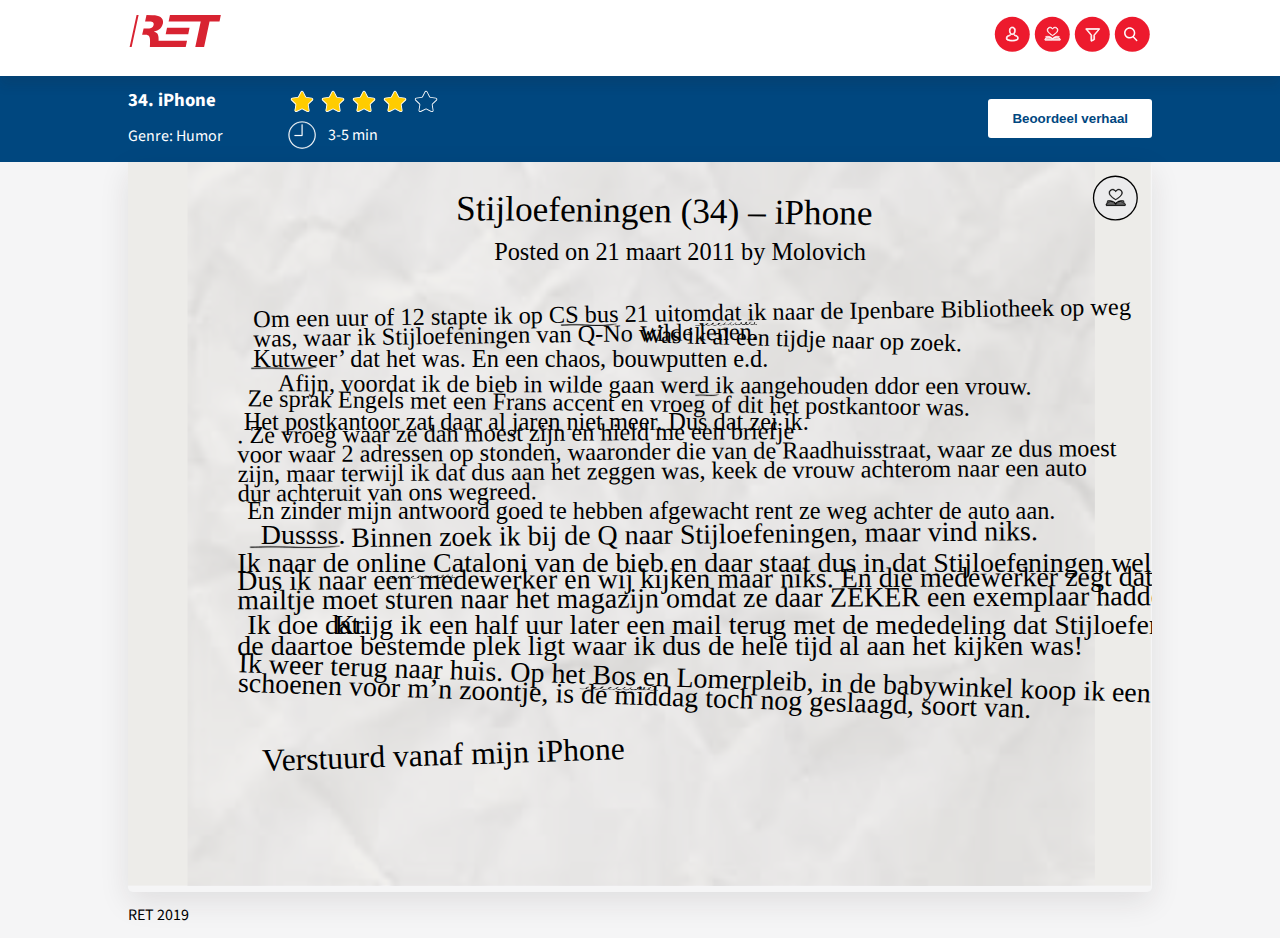
<file: 34_iPhone.html>
<!DOCTYPE html>
<html lang="nl">

<head>
    <meta charset="UTF-8">
    <title>RET verhalen</title>
    <meta name="viewport" content="width=device-width, initial-scale=1.0">
    <link rel="stylesheet" href="style.css">
    <link href="https://fonts.googleapis.com/css?family=Source+Sans+Pro" rel="stylesheet">
    <link rel="stylesheet" href="https://cdnjs.cloudflare.com/ajax/libs/font-awesome/4.7.0/css/font-awesome.min.css">
</head>

<body>
    <header>
        <nav>
            <ul>
                <li>
                    <button id="loginButton">
                        <img src="images/profiel.svg" alt="Profiel">
                    </button>
                </li>
                <li>
                    <a href="leeslijst.html">
                        <img src="images/leeslijst.svg" alt="Leeslijst">
                    </a>
                </li>
                <li>
                    <a href="index.html">
                        <img src="images/logo.svg" alt="RET logo">
                    </a>
                </li>
                <li>
                    <button id="filterButton">
                        <img src="images/filter.svg" alt="Filter">
                    </button>
                </li>
                <li>
                    <button id="searchButton">
                        <img src="images/search%20(2).svg" alt="Zoekknop">
                    </button>
                </li>
            </ul>
        </nav>
        <!-- Login -->
        <section class="header-section" id="login">
            <form action="">
                <legend>Gebruikersnaam</legend>
                <input type="text" placeholder="Gebruikersnaam">
                <legend>Wachtwoord</legend>
                <input type="password" placeholder="Wachtwoord">
                <input type="submit" value="Inloggen">
                <a href="">Wachtwoord vergeten</a>
                <a href="">Registreren</a>
            </form>
        </section>
        <!-- filter -->
        <section class="header-section" id="filter">
            <form action="">
                <fieldset>
                    <legend class="title-line">Filter op:
                        <i class="fa fa-times" id="closeFilter"></i></legend>
                    <!-- Genres -->
                    <fieldset>
                        <legend>Genre</legend>
                        <label class="checkbox"><input type="checkbox" name="checkbox" value="Genre">Liefde</label>
                        <label class="checkbox"><input type="checkbox" name="checkbox" value="Genre">Fantasy</label>
                        <label class="checkbox"><input type="checkbox" name="checkbox" value="Genre">Thrillers</label>
                        <label class="checkbox"><input type="checkbox" name="checkbox" value="Genre">Horror</label>
                        <label class="checkbox"><input type="checkbox" name="checkbox" value="Genre">Humor</label>
                    </fieldset>
                    <!-- Leesduur -->
                    <fieldset>
                        <legend>Leesduur</legend>
                    </fieldset>
                    <div id="sliderContainer">
                        <input type="range" name="leesduurInput" id="leesduurInput" min="0" max="10" value="0" class="slider">
                        <output name="leesduurOutput" id="leesDuurOutput"></output> 0 minuten</div>
                    <!-- Sorteer op -->
                    <fieldset>
                        <legend class="title-line">Sorteer op:</legend>
                        <input type="radio" name="sorteerOptie" id="rating" checked>
                        <label for="rating">Beste beoordeling</label>
                        <input type="radio" name="sorteerOptie" id="titles">
                        <label for="titles">Titels A-Z</label>
                        <input type="radio" name="sorteerOptie" id="story">
                        <label for="story">Verhaal 1-99</label>
                    </fieldset>
                </fieldset>
                <input type="submit" value="Toon resultaten">
            </form>
        </section>
        <!-- Einde filter -->
        <!-- zoekbalk -->
        <section class="header-section" id="search">
            <form action="">
                <i class="fa fa-times" id="closeSearch"></i>
                <input type="search" placeholder="Welk verhaal zoek je?" name="search">
                <button type="submit" id="submitSearch"><img src="images/search%20(2).svg" alt="Zoek knop"></button>
            </form>
        </section>
    </header>
    <section id="verhaalInfo">
        <footer>
            <span id="details-detailpagina">
            <span class="verhaal-footer-container" id="first-part">
                    <h3>34. iPhone</h3>
                    <p>Genre: Humor</p>
            </span>
            <span class="verhaal-footer-container">
                     <span id="starsWidth">
                           <img  src="images/star%20colored_white.svg" alt="Beoordeling ster">
                            <img  src="images/star%20colored_white.svg" alt="Beoordeling ster">
                            <img  src="images/star%20colored_white.svg" alt="Beoordeling ster">
                            <img  src="images/star%20colored_white.svg" alt="Beoordeling ster">
                            <img src="images/star%20empty_white.svg" alt="Beoordeling ster leeg">
                    </span>
            <p id="reading-duration">
                <img src="images/time_white.svg" alt=""> 3-5 min
            </p>
            </span>
            </span>
            <span class="verhaal-footer-container" id="beoordeel-verhaal">
                <button data-modal-target="#modal" id="review-button">Beoordeel verhaal</button>
                <!-- Modal code: https://www.youtube.com/watch?v=MBaw_6cPmAw -->
                <div class="modal active" id="modal">
                    <div id="modal-header">
                    <div class="title">Beoordeel 34. iPhone</div>
                    <i data-reviewclose-button class="fa fa-times" id="closeReview"></i>
                    </div>
                    <div class="modal-body">
                     <div class="container">
                     <!-- sterren rating bron: https://codepen.io/knyttneve/pen/EBNqPN-->
  <div class="feedback">
    <div class="rating">
      <input type="radio" name="rating" id="rating-5">
      <label for="rating-5"></label>
      <input type="radio" name="rating" id="rating-4">
      <label for="rating-4"></label>
      <input type="radio" name="rating" id="rating-3">
      <label for="rating-3"></label>
      <input type="radio" name="rating" id="rating-2">
      <label for="rating-2"></label>
      <input type="radio" name="rating" id="rating-1">
      <label for="rating-1"></label>
      <div class="emoji-wrapper">
        <div class="emoji">
          <svg class="rating-0" xmlns="http://www.w3.org/2000/svg" viewBox="0 0 512 512">
          <circle cx="256" cy="256" r="256" fill="#ffd93b"/>
          <path d="M512 256c0 141.44-114.64 256-256 256-80.48 0-152.32-37.12-199.28-95.28 43.92 35.52 99.84 56.72 160.72 56.72 141.36 0 256-114.56 256-256 0-60.88-21.2-116.8-56.72-160.72C474.8 103.68 512 175.52 512 256z" fill="#f4c534"/>
          <ellipse transform="scale(-1) rotate(31.21 715.433 -595.455)" cx="166.318" cy="199.829" rx="56.146" ry="56.13" fill="#fff"/>
          <ellipse transform="rotate(-148.804 180.87 175.82)" cx="180.871" cy="175.822" rx="28.048" ry="28.08" fill="#3e4347"/>
          <ellipse transform="rotate(-113.778 194.434 165.995)" cx="194.433" cy="165.993" rx="8.016" ry="5.296" fill="#5a5f63"/>
          <ellipse transform="scale(-1) rotate(31.21 715.397 -1237.664)" cx="345.695" cy="199.819" rx="56.146" ry="56.13" fill="#fff"/>
          <ellipse transform="rotate(-148.804 360.25 175.837)" cx="360.252" cy="175.84" rx="28.048" ry="28.08" fill="#3e4347"/>
          <ellipse transform="scale(-1) rotate(66.227 254.508 -573.138)" cx="373.794" cy="165.987" rx="8.016" ry="5.296" fill="#5a5f63"/>
          <path d="M370.56 344.4c0 7.696-6.224 13.92-13.92 13.92H155.36c-7.616 0-13.92-6.224-13.92-13.92s6.304-13.92 13.92-13.92h201.296c7.696.016 13.904 6.224 13.904 13.92z" fill="#3e4347"/>
        </svg>
          <svg class="rating-1" xmlns="http://www.w3.org/2000/svg" viewBox="0 0 512 512">
          <circle cx="256" cy="256" r="256" fill="#ffd93b"/>
          <path d="M512 256A256 256 0 0 1 56.7 416.7a256 256 0 0 0 360-360c58.1 47 95.3 118.8 95.3 199.3z" fill="#f4c534"/>
          <path d="M328.4 428a92.8 92.8 0 0 0-145-.1 6.8 6.8 0 0 1-12-5.8 86.6 86.6 0 0 1 84.5-69 86.6 86.6 0 0 1 84.7 69.8c1.3 6.9-7.7 10.6-12.2 5.1z" fill="#3e4347"/>
          <path d="M269.2 222.3c5.3 62.8 52 113.9 104.8 113.9 52.3 0 90.8-51.1 85.6-113.9-2-25-10.8-47.9-23.7-66.7-4.1-6.1-12.2-8-18.5-4.2a111.8 111.8 0 0 1-60.1 16.2c-22.8 0-42.1-5.6-57.8-14.8-6.8-4-15.4-1.5-18.9 5.4-9 18.2-13.2 40.3-11.4 64.1z" fill="#f4c534"/>
          <path d="M357 189.5c25.8 0 47-7.1 63.7-18.7 10 14.6 17 32.1 18.7 51.6 4 49.6-26.1 89.7-67.5 89.7-41.6 0-78.4-40.1-82.5-89.7A95 95 0 0 1 298 174c16 9.7 35.6 15.5 59 15.5z" fill="#fff"/>
          <path d="M396.2 246.1a38.5 38.5 0 0 1-38.7 38.6 38.5 38.5 0 0 1-38.6-38.6 38.6 38.6 0 1 1 77.3 0z" fill="#3e4347"/>
          <path d="M380.4 241.1c-3.2 3.2-9.9 1.7-14.9-3.2-4.8-4.8-6.2-11.5-3-14.7 3.3-3.4 10-2 14.9 2.9 4.9 5 6.4 11.7 3 15z" fill="#fff"/>
          <path d="M242.8 222.3c-5.3 62.8-52 113.9-104.8 113.9-52.3 0-90.8-51.1-85.6-113.9 2-25 10.8-47.9 23.7-66.7 4.1-6.1 12.2-8 18.5-4.2 16.2 10.1 36.2 16.2 60.1 16.2 22.8 0 42.1-5.6 57.8-14.8 6.8-4 15.4-1.5 18.9 5.4 9 18.2 13.2 40.3 11.4 64.1z" fill="#f4c534"/>
          <path d="M155 189.5c-25.8 0-47-7.1-63.7-18.7-10 14.6-17 32.1-18.7 51.6-4 49.6 26.1 89.7 67.5 89.7 41.6 0 78.4-40.1 82.5-89.7A95 95 0 0 0 214 174c-16 9.7-35.6 15.5-59 15.5z" fill="#fff"/>
          <path d="M115.8 246.1a38.5 38.5 0 0 0 38.7 38.6 38.5 38.5 0 0 0 38.6-38.6 38.6 38.6 0 1 0-77.3 0z" fill="#3e4347"/>
          <path d="M131.6 241.1c3.2 3.2 9.9 1.7 14.9-3.2 4.8-4.8 6.2-11.5 3-14.7-3.3-3.4-10-2-14.9 2.9-4.9 5-6.4 11.7-3 15z" fill="#fff"/>
        </svg>
          <svg class="rating-2" xmlns="http://www.w3.org/2000/svg" viewBox="0 0 512 512">
          <circle cx="256" cy="256" r="256" fill="#ffd93b"/>
          <path d="M512 256A256 256 0 0 1 56.7 416.7a256 256 0 0 0 360-360c58.1 47 95.3 118.8 95.3 199.3z" fill="#f4c534"/>
          <path d="M336.6 403.2c-6.5 8-16 10-25.5 5.2a117.6 117.6 0 0 0-110.2 0c-9.4 4.9-19 3.3-25.6-4.6-6.5-7.7-4.7-21.1 8.4-28 45.1-24 99.5-24 144.6 0 13 7 14.8 19.7 8.3 27.4z" fill="#3e4347"/>
          <path d="M276.6 244.3a79.3 79.3 0 1 1 158.8 0 79.5 79.5 0 1 1-158.8 0z" fill="#fff"/>
          <circle cx="340" cy="260.4" r="36.2" fill="#3e4347"/>
          <g fill="#fff">
            <ellipse transform="rotate(-135 326.4 246.6)" cx="326.4" cy="246.6" rx="6.5" ry="10"/>
            <path d="M231.9 244.3a79.3 79.3 0 1 0-158.8 0 79.5 79.5 0 1 0 158.8 0z"/>
          </g>
          <circle cx="168.5" cy="260.4" r="36.2" fill="#3e4347"/>
          <ellipse transform="rotate(-135 182.1 246.7)" cx="182.1" cy="246.7" rx="10" ry="6.5" fill="#fff"/>
        </svg>
          <svg class="rating-3" xmlns="http://www.w3.org/2000/svg" viewBox="0 0 512 512">
    <circle cx="256" cy="256" r="256" fill="#ffd93b"/>
    <path d="M407.7 352.8a163.9 163.9 0 0 1-303.5 0c-2.3-5.5 1.5-12 7.5-13.2a780.8 780.8 0 0 1 288.4 0c6 1.2 9.9 7.7 7.6 13.2z" fill="#3e4347"/>
    <path d="M512 256A256 256 0 0 1 56.7 416.7a256 256 0 0 0 360-360c58.1 47 95.3 118.8 95.3 199.3z" fill="#f4c534"/>
    <g fill="#fff">
      <path d="M115.3 339c18.2 29.6 75.1 32.8 143.1 32.8 67.1 0 124.2-3.2 143.2-31.6l-1.5-.6a780.6 780.6 0 0 0-284.8-.6z"/>
      <ellipse cx="356.4" cy="205.3" rx="81.1" ry="81"/>
    </g>
    <ellipse cx="356.4" cy="205.3" rx="44.2" ry="44.2" fill="#3e4347"/>
    <g fill="#fff">
      <ellipse transform="scale(-1) rotate(45 454 -906)" cx="375.3" cy="188.1" rx="12" ry="8.1"/>
      <ellipse cx="155.6" cy="205.3" rx="81.1" ry="81"/>
    </g>
    <ellipse cx="155.6" cy="205.3" rx="44.2" ry="44.2" fill="#3e4347"/>
    <ellipse transform="scale(-1) rotate(45 454 -421.3)" cx="174.5" cy="188" rx="12" ry="8.1" fill="#fff"/>
  </svg>
          <svg class="rating-4" xmlns="http://www.w3.org/2000/svg" viewBox="0 0 512 512">
          <circle cx="256" cy="256" r="256" fill="#ffd93b"/>
          <path d="M512 256A256 256 0 0 1 56.7 416.7a256 256 0 0 0 360-360c58.1 47 95.3 118.8 95.3 199.3z" fill="#f4c534"/>
          <path d="M232.3 201.3c0 49.2-74.3 94.2-74.3 94.2s-74.4-45-74.4-94.2a38 38 0 0 1 74.4-11.1 38 38 0 0 1 74.3 11.1z" fill="#e24b4b"/>
          <path d="M96.1 173.3a37.7 37.7 0 0 0-12.4 28c0 49.2 74.3 94.2 74.3 94.2C80.2 229.8 95.6 175.2 96 173.3z" fill="#d03f3f"/>
          <path d="M215.2 200c-3.6 3-9.8 1-13.8-4.1-4.2-5.2-4.6-11.5-1.2-14.1 3.6-2.8 9.7-.7 13.9 4.4 4 5.2 4.6 11.4 1.1 13.8z" fill="#fff"/>
          <path d="M428.4 201.3c0 49.2-74.4 94.2-74.4 94.2s-74.3-45-74.3-94.2a38 38 0 0 1 74.4-11.1 38 38 0 0 1 74.3 11.1z" fill="#e24b4b"/>
          <path d="M292.2 173.3a37.7 37.7 0 0 0-12.4 28c0 49.2 74.3 94.2 74.3 94.2-77.8-65.7-62.4-120.3-61.9-122.2z" fill="#d03f3f"/>
          <path d="M411.3 200c-3.6 3-9.8 1-13.8-4.1-4.2-5.2-4.6-11.5-1.2-14.1 3.6-2.8 9.7-.7 13.9 4.4 4 5.2 4.6 11.4 1.1 13.8z" fill="#fff"/>
          <path d="M381.7 374.1c-30.2 35.9-75.3 64.4-125.7 64.4s-95.4-28.5-125.8-64.2a17.6 17.6 0 0 1 16.5-28.7 627.7 627.7 0 0 0 218.7-.1c16.2-2.7 27 16.1 16.3 28.6z" fill="#3e4347"/>
          <path d="M256 438.5c25.7 0 50-7.5 71.7-19.5-9-33.7-40.7-43.3-62.6-31.7-29.7 15.8-62.8-4.7-75.6 34.3 20.3 10.4 42.8 17 66.5 17z" fill="#e24b4b"/>
        </svg>
          <svg class="rating-5" xmlns="http://www.w3.org/2000/svg" viewBox="0 0 512 512">
          <g fill="#ffd93b">
            <circle cx="256" cy="256" r="256"/>
            <path d="M512 256A256 256 0 0 1 56.8 416.7a256 256 0 0 0 360-360c58 47 95.2 118.8 95.2 199.3z"/>
          </g>
          <path d="M512 99.4v165.1c0 11-8.9 19.9-19.7 19.9h-187c-13 0-23.5-10.5-23.5-23.5v-21.3c0-12.9-8.9-24.8-21.6-26.7-16.2-2.5-30 10-30 25.5V261c0 13-10.5 23.5-23.5 23.5h-187A19.7 19.7 0 0 1 0 264.7V99.4c0-10.9 8.8-19.7 19.7-19.7h472.6c10.8 0 19.7 8.7 19.7 19.7z" fill="#e9eff4"/>
          <path d="M204.6 138v88.2a23 23 0 0 1-23 23H58.2a23 23 0 0 1-23-23v-88.3a23 23 0 0 1 23-23h123.4a23 23 0 0 1 23 23z" fill="#45cbea"/>
          <path d="M476.9 138v88.2a23 23 0 0 1-23 23H330.3a23 23 0 0 1-23-23v-88.3a23 23 0 0 1 23-23h123.4a23 23 0 0 1 23 23z" fill="#e84d88"/>
          <g fill="#38c0dc">
            <path d="M95.2 114.9l-60 60v15.2l75.2-75.2zM123.3 114.9L35.1 203v23.2c0 1.8.3 3.7.7 5.4l116.8-116.7h-29.3z"/>
          </g>
          <g fill="#d23f77">
            <path d="M373.3 114.9l-66 66V196l81.3-81.2zM401.5 114.9l-94.1 94v17.3c0 3.5.8 6.8 2.2 9.8l121.1-121.1h-29.2z"/>
          </g>
          <path d="M329.5 395.2c0 44.7-33 81-73.4 81-40.7 0-73.5-36.3-73.5-81s32.8-81 73.5-81c40.5 0 73.4 36.3 73.4 81z" fill="#3e4347"/>
          <path d="M256 476.2a70 70 0 0 0 53.3-25.5 34.6 34.6 0 0 0-58-25 34.4 34.4 0 0 0-47.8 26 69.9 69.9 0 0 0 52.6 24.5z" fill="#e24b4b"/>
          <path d="M290.3 434.8c-1 3.4-5.8 5.2-11 3.9s-8.4-5.1-7.4-8.7c.8-3.3 5.7-5 10.7-3.8 5.1 1.4 8.5 5.3 7.7 8.6z" fill="#fff" opacity=".2"/>
        </svg>
        </div>
      </div>
    </div>
  </div>
</div>
                      <!-- <span>
                          <img src="images/star%20empty.svg" alt="Beoordeling ster leeg"><img src="images/star%20empty.svg" alt="Beoordeling ster leeg">
                            <img src="images/star%20empty.svg" alt="Beoordeling ster leeg">
                            <img src="images/star%20empty.svg" alt="Beoordeling ster leeg">
                            <img src="images/star%20empty.svg" alt="Beoordeling ster leeg">
                    </span>-->
            <input data-reviewsubmit-button type="submit" value="Bevestig">
            </div>
            </div>
            <div id="overlay" class="active"></div>
            </span>
        </footer>
    </section>
    <main>
        <article id="storyDetailed">
            <div id="likeButtonDiv" style="background-image: url(images/leeslijst_niet%20geselecteerd.svg);"></div>
            <img src="images/verhaal%20v2-03.svg" alt="">
        </article>
    </main>
    <footer id="bottom-footer">RET 2019</footer>
    <script src="script.js"></script>
</body>
<!-- Bronnen:
- RET logo: https://www.ret.nl/
- Verhaal afbeeldingen: HvA, 2e jaars klas 2018-2019, project: Web, blok 2.
- Beoordelingster:
-->

</html>
</file>
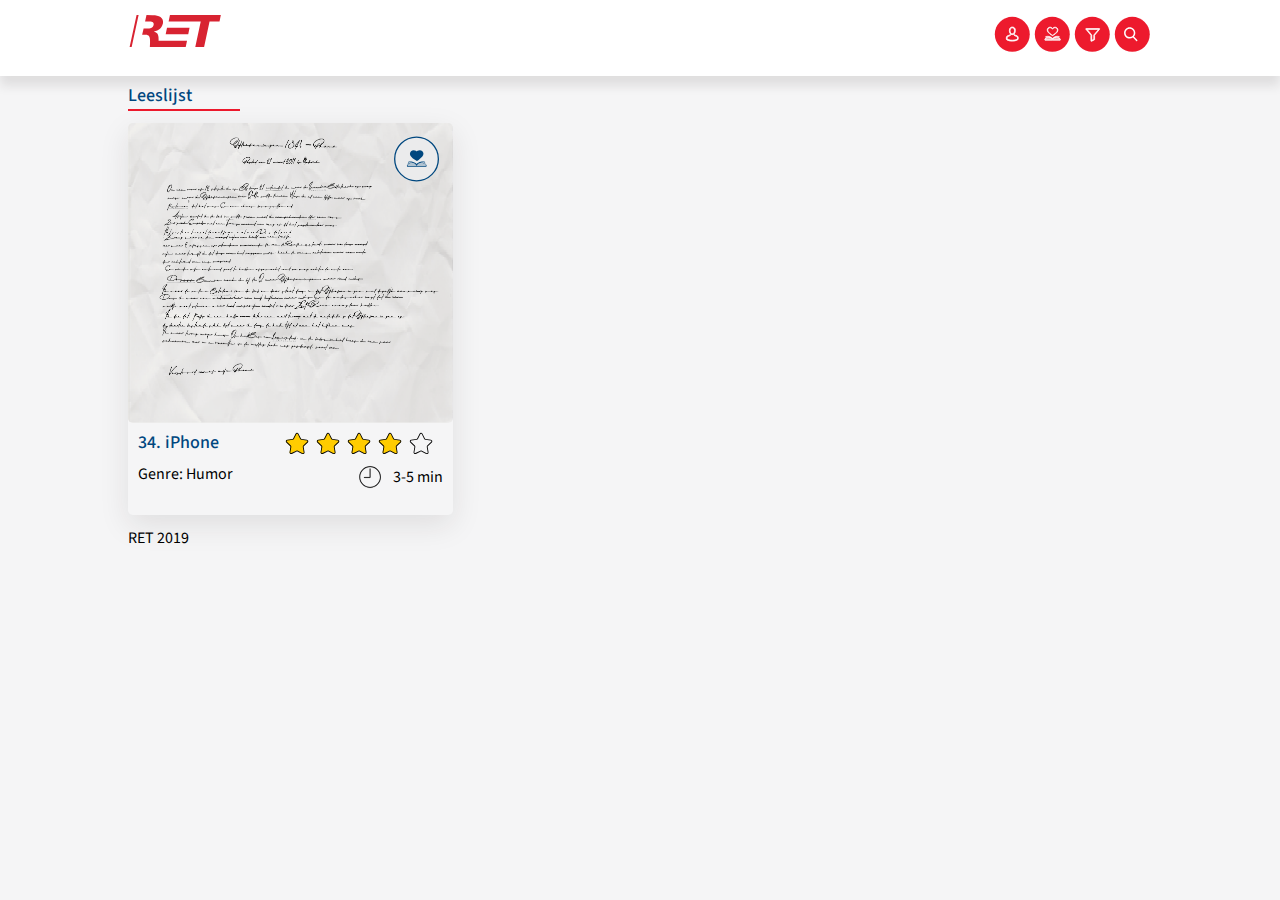
<file: leeslijst.html>
<!DOCTYPE html>
<html lang="nl">

<head>
    <meta charset="UTF-8">
    <title>RET verhalen</title>
    <meta name="viewport" content="width=device-width, initial-scale=1.0">
    <link rel="stylesheet" href="style.css">
    <link href="https://fonts.googleapis.com/css?family=Source+Sans+Pro" rel="stylesheet">
    <link rel="stylesheet" href="https://cdnjs.cloudflare.com/ajax/libs/font-awesome/4.7.0/css/font-awesome.min.css">
</head>

<body>
    <header>
        <nav>
            <ul>
                <li>
                    <button id="loginButton">
                        <img src="images/profiel.svg" alt="Profiel">
                    </button>
                </li>
                <li>
                    <a href="leeslijst.html">
                        <img src="images/leeslijst.svg" alt="Leeslijst">
                    </a>
                </li>
                <li>
                    <a href="index.html">
                        <img src="images/logo.svg" alt="RET logo">
                    </a>
                </li>
                <li>
                    <button id="filterButton">
                        <img src="images/filter.svg" alt="Filter">
                    </button>
                </li>
                <li>
                    <button id="searchButton">
                        <img src="images/search%20(2).svg" alt="Zoekknop">
                    </button>
                </li>
            </ul>
        </nav>
        <!-- Login -->
        <section class="header-section" id="login">
            <form action="">
                <legend>Gebruikersnaam</legend>
                <input type="text" placeholder="Gebruikersnaam">
                <legend>Wachtwoord</legend>
                <input type="password" placeholder="Wachtwoord">
                <input type="submit" value="Inloggen">
                <a href="">Wachtwoord vergeten</a>
                <a href="">Registreren</a>
            </form>
        </section>
        <!-- filter -->
        <section class="header-section" id="filter">
            <form action="">
                <fieldset>
                    <legend class="title-line">Filter op:
                        <i class="fa fa-times" id="closeFilter"></i></legend>
                    <!-- Genres -->
                    <fieldset>
                        <legend>Genre</legend>
                        <label class="checkbox"><input type="checkbox" name="checkbox" value="Genre">Liefde</label>
                        <label class="checkbox"><input type="checkbox" name="checkbox" value="Genre">Fantasy</label>
                        <label class="checkbox"><input type="checkbox" name="checkbox" value="Genre">Thrillers</label>
                        <label class="checkbox"><input type="checkbox" name="checkbox" value="Genre">Horror</label>
                        <label class="checkbox"><input type="checkbox" name="checkbox" value="Genre">Humor</label>
                    </fieldset>
                    <!-- Leesduur -->
                    <fieldset>
                        <legend>Leesduur</legend>
                    </fieldset>
                    <div id="slideContainer">
                        <input type="range" min="0" max="10" value="0" class="slider" id="myRange">
                        <!-- nummer moet zich aanpassen terwijl de gebruiker sleept -->
                        10 minuten</div>
                    <!-- Sorteer op -->
                    <fieldset>
                        <legend class="title-line">Sorteer op:</legend>
                        <input type="radio" name="sorteerOptie" id="rating" checked>
                        <label for="rating">Beste beoordeling</label>
                        <input type="radio" name="sorteerOptie" id="titles">
                        <label for="titles">Titels A-Z</label>
                        <input type="radio" name="sorteerOptie" id="story">
                        <label for="story">Verhaal 1-99</label>
                    </fieldset>
                </fieldset>
                <input type="submit" value="Toon resultaten">
            </form>
        </section>
        <!-- Einde filter -->
        <!-- zoekbalk -->
        <section class="header-section" id="search">
            <form action="">
                <i class="fa fa-times" id="closeSearch"></i>
                <input type="search" placeholder="Welk verhaal zoek je?" name="search">
                <button type="submit" id="submitSearch"><img src="images/search%20(2).svg" alt="Zoek knop"></button>
            </form>
        </section>
    </header>
    <main>
        <span>
            <h1>Leeslijst</h1>
        </span>
        <section>
            <article>
                <div id="likeButtonDiv" style="background-image: url(images/leeslijst_wel%20geselecteerd.svg);"></div>
                <a href="34_iPhone.html">
                <img class="storyPreview" src="images/Tekengebied%203.png" alt="">
                <footer>
                    <span class="footer-container">
                    <h3>34. iPhone</h3>
                    <span>
                           <img  src="images/star%20colored.svg" alt="Beoordeling ster">
                            <img  src="images/star%20colored.svg" alt="Beoordeling ster">
                            <img  src="images/star%20colored.svg" alt="Beoordeling ster">
                            <img  src="images/star%20colored.svg" alt="Beoordeling ster">
                            <img  src="images/star%20empty.svg" alt="Beoordeling ster leeg">
                    </span>
                    </span>
                    <span class="footer-container">
                    <p>Genre: Humor</p>
                    <p id="reading-duration">
                        <img src="images/time.svg" alt="">
                        3-5 min
                    </p>
                    </span>
                </footer>
           </a> </article>
        </section>
    </main>
    <footer id="bottom-footer">RET 2019</footer>
    <script src="script.js"></script>
</body>
<!-- Bronnen:
- RET logo: https://www.ret.nl/
- Verhaal afbeeldingen: HvA, 2e jaars klas 2018-2019, project: Web, blok 2.
- Beoordelingster:
-->

<!-- What to do

1. Microinteractie -> toevoegen aan leeslijst knop toevoegen aan verhalen.
2.Responsiveness van sterren (beoordeling) fixen (lange titels).
3. Meer content toevoegen overzichtspagina.
4. Detailpagina volledig uitwerken.
5. Leesduur werkend maken
6. Zoekknop resultaat faken

-->

</html>
</file>
<file: style.css>
/* General */

* {
    box-sizing: border-box;
    margin: 0;
    padding: 0;
}


body {
    font-family: 'Source Sans Pro', sans-serif;
    background-color: #F5F5F6;
}

button:focus {
    outline: 0
}

/* header */

header {
    padding: 15px;
    background: white;
    position: fixed;
    width: 100%;
    top: 0;
    box-shadow: 0px 10px 10px 0px rgba(35, 31, 32, 0.1);
    z-index: 100;
}

header nav ul {
    list-style: none;
    display: flex;
    justify-content: center;
}


header button {
    background-color: transparent;
    margin: 0;
    padding: 0;
    border: none;
    font: inherit;
    line-height: normal;
}


nav ul li img {
    height: 2.5em;
    cursor: pointer;
}

/*
nav ul li img:hover {
    height: 2.7em;
}*/

header nav ul li:nth-of-type(2) {
    margin-right: auto;
}


header nav ul li:nth-of-type(4) {
    margin-left: auto;
}

.header-section {
    margin-top: 12px;
}

/* Login */

#login form legend {
    margin-bottom: 8px;
}

#login form input:nth-of-type(-n+2) {
    width: 100%;
    border: none;
    border-bottom: #b6b6b8 2px solid;
    padding: 9px 12px;
    margin-bottom: 16px;
    transition: color .3s cubic-bezier(.39, .575, .565, 1), background .3s cubic-bezier(.39, .575, .565, 1);
}

#login form input:nth-of-type(-n+2):focus {
    border: 1.5px solid #009DDB;
}

#login form input:nth-of-type(-n+2):hover {
    background-color: #D4EFFC;
}

input::placeholder {
    color: #919294;
    font-style: italic;
}

#login form a {
    display: block;
    margin-bottom: 8px;
    color: #13679c;
}

#login form a:hover {
    color: #00477f;
}


/* Filter */

fieldset {
    background-color: white;
    border: 0;
}

fieldset fieldset {
    border: none;
}

input[type=submit] {
    padding: 12px 24px;
    width: 100%;
    background-color: #00477F;
    color: white;
    border-radius: 3px;
    border-style: none;
    font-weight: bolder;
    display: block;
    margin: 16px auto 12px auto;
    cursor: pointer;
    transition: color .3s cubic-bezier(.39, .575, .565, 1), background .3s cubic-bezier(.39, .575, .565, 1)
}

input[type=submit]:hover {
    background-color: #D4EFFC;
    color: #00477F;
}

#filter {
    width: 100%;
}

i.fa.fa-times {
    color: #009DDB;
    font-size: 1.2em;
    cursor: pointer;
}


/* Genre */

.title-line {
    border-bottom: 1px solid #b6b6b8;
    padding-bottom: 4px;
    width: 100%;
    margin-bottom: 8px;
    display: flex;
    justify-content: space-between;
}


fieldset fieldset input {
    width: 20px;
    height: 20px;
    margin-right: 12px;
    border: 2px #6d6e71 solid;
    border-radius: 4px;
    background: #fff;
    transition: border-color .3s cubic-bezier(.39, .575, .565, 1);
}


label.checkbox {
    cursor: pointer;
    padding: 12px;
    border: 2px #ebebec solid;
    border-radius: 4px;
    background: #fff;
    margin: 12px 0px;
    display: flex;
    transition: color .2s cubic-bezier(.39, .575, .565, 1), background .3s cubic-bezier(.39, .575, .565, 1);
}

label.checkbox:hover {
    background-color: #E8F0FE;
}

/* Geselecteerde checkbox styling */

input [type="checkbox"]:checked + label {
    border: 2px #00477F solid;
}

input[type="checkbox"]:hover {
    cursor: pointer;
}



/* Leesduur */

.slider {
    -webkit-appearance: none;
    width: 50%;
    height: 10px;
    border-radius: 5px;
    background: #d3d3d3;
    outline: none;
    -webkit-transition: .2s;
    transition: opacity .2s;
}

.slider::-webkit-slider-thumb {
    -webkit-appearance: none;
    appearance: none;
    width: 15px;
    height: 15px;
    border-radius: 50%;
    background: #ed1a2d;
    cursor: pointer;
}

.slider::-moz-range-thumb {
    width: 25px;
    height: 15px;
    border-radius: 50%;
    background: #4CAF50;
    cursor: pointer;
}

#slideContainer {
    padding: 0px 10px;
}

#leesduurInput {
    margin-bottom: 24px;
}

/* Sorteer op */

fieldset input[type="radio"] {
    margin-right: 0;
    cursor: pointer;
}

label[for=rating],
label[for=titles],
label[for=story] {
    margin-right: 12px;
    margin-left: 4px;
    cursor: pointer;
}


/* Zoeken / Search */

#search {
    background: white;
    width: 100%;
    padding: 9px 12px;
}

#search form {
    display: flex;
    justify-content: space-between;
}

#submitSearch img {
    height: 2.5em;
    cursor: pointer;
}

form input[type="search"] {
    width: 85%;
    border: grey 1px solid;
    padding: 4px 12px;
    transition: color .3s cubic-bezier(.39, .575, .565, 1), background .3s cubic-bezier(.39, .575, .565, 1);
}

form input[type="search"]:hover {
    background-color: #D4EFFC;
}

form input[type="search"]:focus {
    border: 1.5px solid #009DDB;
}




/* Verwijdert de 'X' van Internet Explorer */

input[type=search]::-ms-clear {
    display: none;
    width: 0;
    height: 0;
}

input[type=search]::-ms-reveal {
    display: none;
    width: 0;
    height: 0;
}

/* Verwijdert de 'X' van Chrome */

input[type="search"]::-webkit-search-decoration,
input[type="search"]::-webkit-search-cancel-button,
input[type="search"]::-webkit-search-results-button,
input[type="search"]::-webkit-search-results-decoration {
    display: none;
}


#search form i.fa.fa-times {
    margin-top: 5px;
}

/* 99 verhalen */

main {
    margin-top: 82px;
}

main section {
    display: grid;
    grid-template-columns: 1fr;
    grid-column-gap: 24px;
    grid-row-gap: 24px;
    margin: 0px 12px;
}

main section article {
    position: relative;
}


/* toevoegen aan leeslijst knop */

/* #likeButton {
    display: block;
    border-radius: 50%;
    border-style: none;
    width: 50px;
    height: 50px;
    border: 1px solid;
    position: absolute;
    right: 12px;
    top: 12px;
    cursor: pointer;
    font-size: 2em;
    background-image: url(images/leeslijst_niet%20geselecteerd.png)
} */

#likeButtonDiv {

    background-repeat: no-repeat;
    background-position: center;
    background-size: cover;
    display: block;
    border-radius: 50%;
    border-style: none;
    width: 50px;
    height: 50px;
    position: absolute;
    right: 12px;
    top: 12px;
    cursor: pointer;
}


#likeButtonDiv:hover {
    width: 54px;
    height: 54px;
    top: 10px;
    right: 10px;
}

/* Verhaalblokken */

article {
    border-radius: 0.3em;
    -webkit-box-shadow: 0px 10px 30px 0px rgba(35, 31, 32, 0.1);
    -moz-box-shadow: 0px 10px 30px 0px rgba(35, 31, 32, 0.1);
    box-shadow: 0px 10px 30px 0px rgba(35, 31, 32, 0.1);
}

.storyPreview {
    width: 100%;
    border-radius: 0.3em;
    height: 300px;
}

article p {
    text-align: left;
}

article a {
    border-style: none;
    text-decoration: none;
    color: black;
}

h1,
h2 {
    font-size: 18px;
    color: #00477f;
    margin-bottom: 12px;
    font-weight: 500;
    line-height: 1.5;
    margin-top: 6px;
    margin-right: 0px;
    border-bottom: 2px #ed1a2d solid;
    display: block;
    width: 112px;
    margin-left: 12px;
}


article {
    padding-bottom: 24px;
}

article h3 {
    line-height: 1.5;
    font-size: 18px;
    font-weight: 500;
    text-align: left;
    color: #00477f;
}


.footer-container {
    display: flex;
    justify-content: space-between;
    margin: 0 10px;
}

/* Rating */

footer span span {
    max-width: 200px;
    min-width: 160px;
}

footer span span img {
    width: 28px;
}

p img {
    height: 1.75em;
}

/* Leestijd */

#reading-duration {
    display: flex;
    align-items: center;
}

#reading-duration img {
    width: 22px;
    margin-right: 12px;
}

/* Verhaal detailpagina */

#verhaalInfo {
    background-color: #00477F;
    padding: 12px;
    color: white;
    margin-top: 75px;

}

#storyDetailed {
    width: 100%;
    position: relative;
    margin-top: -82px;
    padding-bottom: 0px;
}

/* Informatie detailpagina */

#verhaalInfo {
    width: 100%;
}

#verhaalInfo footer {
    display: flex;
    justify-content: space-between;
    flex-wrap: wrap;
}

#starsWidth {
    max-width: 200px;
    min-width: 160px;
}

#verhaalInfo span span img {
    width: 28px;
}

#first-part p {
    padding-top: 12px;
}


/* Beoordeel verhaal */

#beoordeel-verhaal button {
    padding: 12px 24px;
    width: 100%;
    background-color: white;
    color: #00477F;
    border-radius: 3px;
    border-style: none;
    font-weight: bolder;
    display: block;
    margin: 12px auto;
    ;
    cursor: pointer;
    transition: color .3s cubic-bezier(.39, .575, .565, 1), background .3s cubic-bezier(.39, .575, .565, 1);
}

#beoordeel-verhaal button:hover {
    background-color: #D4EFFC;
}


#details-detailpagina {
    display: flex;
}

.modal {
    position: fixed;
    top: 50%;
    left: 50%;
    transform: translate(-50%, -50%) scale(0);
    transition: 200ms ease-in-out;
    border-radius: 3px;
    z-index: 10;
    background-color: white;
    color: black;
    width: 500px;
    max-width: 80%;
}

#modal-header {
    padding: 12px 0;
    display: flex;
    justify-content: space-between;
    align-items: center;
    border-bottom: 1px solid black;
    margin-left: 12px;
    margin-right: 12px;
}

.modal.active {
    transform: translate(-50%, -50%) scale(1);
}

.modal-header {
    cursor: pointer;
    border: none;
}

.modal-body {
    padding: 10px 15px;
    margin-left: auto;
    margin-right: auto;
}

#modal-review-stars-text {
    text-align: center;
    color: #919294
}


#overlay {
    position: fixed;
    opacity: 0;
    transition: 200ms ease-in-out;
    top: 0;
    left: 0;
    right: 0;
    bottom: 0;
    background-color: rgba(0, 0, 0, 0.5);
    pointer-events: none;
    z-index: 9;
}

#overlay.active {
    pointer-events: all;
    opacity: 1;
}

#closeReview {
    margin-left: auto;
}

/* Sterren review - bron: https://codepen.io/knyttneve/pen/EBNqPN*/

* {
    box-sizing: border-box;
}

.container {
    display: flex;
    flex-wrap: wrap;
    align-items: center;
    justify-content: center;
    padding: 0 20px;
}

.rating {
    display: flex;
    width: 100%;
    justify-content: center;
    overflow: hidden;
    flex-direction: row-reverse;
    height: 150px;
    position: relative;
}

.rating-0 {
    filter: grayscale(100%);
}

.rating > input {
    display: none;
}

.rating > input:not(:checked) ~ label:hover,
.rating > input:not(:checked) ~ label:hover ~ label {
    background-image: url("data:image/svg+xml;charset=UTF-8,%3csvg xmlns='http://www.w3.org/2000/svg' width='126.729' height='126.73'%3e%3cpath fill='%23d8b11e' d='M121.215 44.212l-34.899-3.3c-2.2-.2-4.101-1.6-5-3.7l-12.5-30.3c-2-5-9.101-5-11.101 0l-12.4 30.3c-.8 2.1-2.8 3.5-5 3.7l-34.9 3.3c-5.2.5-7.3 7-3.4 10.5l26.3 23.1c1.7 1.5 2.4 3.7 1.9 5.9l-7.9 32.399c-1.2 5.101 4.3 9.3 8.9 6.601l29.1-17.101c1.9-1.1 4.2-1.1 6.1 0l29.101 17.101c4.6 2.699 10.1-1.4 8.899-6.601l-7.8-32.399c-.5-2.2.2-4.4 1.9-5.9l26.3-23.1c3.8-3.5 1.6-10-3.6-10.5z'/%3e%3c/svg%3e");
}

.rating > label {
    cursor: pointer;
    width: 40px;
    height: 40px;
    margin-top: auto;
    background-image: url("data:image/svg+xml;charset=UTF-8,%3csvg xmlns='http://www.w3.org/2000/svg' width='126.729' height='126.73'%3e%3cpath fill='%23e3e3e3' d='M121.215 44.212l-34.899-3.3c-2.2-.2-4.101-1.6-5-3.7l-12.5-30.3c-2-5-9.101-5-11.101 0l-12.4 30.3c-.8 2.1-2.8 3.5-5 3.7l-34.9 3.3c-5.2.5-7.3 7-3.4 10.5l26.3 23.1c1.7 1.5 2.4 3.7 1.9 5.9l-7.9 32.399c-1.2 5.101 4.3 9.3 8.9 6.601l29.1-17.101c1.9-1.1 4.2-1.1 6.1 0l29.101 17.101c4.6 2.699 10.1-1.4 8.899-6.601l-7.8-32.399c-.5-2.2.2-4.4 1.9-5.9l26.3-23.1c3.8-3.5 1.6-10-3.6-10.5z'/%3e%3c/svg%3e");
    background-repeat: no-repeat;
    background-position: center;
    background-size: 76%;
    transition: .3s;
}

.rating > input:checked ~ label,
.rating > input:checked ~ label ~ label {
    background-image: url("data:image/svg+xml;charset=UTF-8,%3csvg xmlns='http://www.w3.org/2000/svg' width='126.729' height='126.73'%3e%3cpath fill='%23fcd93a' d='M121.215 44.212l-34.899-3.3c-2.2-.2-4.101-1.6-5-3.7l-12.5-30.3c-2-5-9.101-5-11.101 0l-12.4 30.3c-.8 2.1-2.8 3.5-5 3.7l-34.9 3.3c-5.2.5-7.3 7-3.4 10.5l26.3 23.1c1.7 1.5 2.4 3.7 1.9 5.9l-7.9 32.399c-1.2 5.101 4.3 9.3 8.9 6.601l29.1-17.101c1.9-1.1 4.2-1.1 6.1 0l29.101 17.101c4.6 2.699 10.1-1.4 8.899-6.601l-7.8-32.399c-.5-2.2.2-4.4 1.9-5.9l26.3-23.1c3.8-3.5 1.6-10-3.6-10.5z'/%3e%3c/svg%3e");
}


.emoji-wrapper {
    width: 100%;
    text-align: center;
    height: 100px;
    overflow: hidden;
    position: absolute;
    top: 0;
    left: 0;
}

.emoji-wrapper:before,
.emoji-wrapper:after {
    content: "";
    height: 15px;
    width: 100%;
    position: absolute;
    left: 0;
    z-index: 1;
}

.emoji-wrapper:before {
    top: 0;
    background: linear-gradient(to bottom, rgba(255, 255, 255, 1) 0%, rgba(255, 255, 255, 1) 35%, rgba(255, 255, 255, 0) 100%);
}

.emoji-wrapper:after {
    bottom: 0;
    background: linear-gradient(to top, rgba(255, 255, 255, 1) 0%, rgba(255, 255, 255, 1) 35%, rgba(255, 255, 255, 0) 100%);
}

.emoji {
    display: flex;
    flex-direction: column;
    align-items: center;
    transition: .3s;
}

.emoji > svg {
    margin: 15px 0;
    width: 70px;
    height: 70px;
    flex-shrink: 0;
}

#rating-1:checked ~ .emoji-wrapper > .emoji {
    transform: translateY(-100px);
}

#rating-2:checked ~ .emoji-wrapper > .emoji {
    transform: translateY(-200px);
}

#rating-3:checked ~ .emoji-wrapper > .emoji {
    transform: translateY(-300px);
}

#rating-4:checked ~ .emoji-wrapper > .emoji {
    transform: translateY(-400px);
}

#rating-5:checked ~ .emoji-wrapper > .emoji {
    transform: translateY(-500px);
}

.feedback {
    max-width: 360px;
    width: 100%;
    padding: 10px;
    border-radius: 8px;
    display: flex;
    flex-direction: column;
    flex-wrap: wrap;
    align-items: center;
}


/* Footer */

#bottom-footer {
    margin: 12px 0px 12px 12px;
}

/* media queries */

@media screen and (max-width: 500px) {
    #beoordeel-verhaal {
        width: 100%;
        display: flex;
        justify-content: space-around;
    }
}

@media screen and (min-width: 768px) {

    /* Verhalen */
    main section {
        display: grid;
        grid-template-columns: 1fr 1fr;
        margin: 0px 12px;
    }

    /* Filter & Login */
    #filter,
    #login {
        width: 50%;
        position: absolute;
        right: 1%;
        margin-right: 5%;
    }

    #login form,
    #filter form {
        background-color: white;
        border-radius: 3px;
        padding: 12px;
    }


    /* Header */
    #login form,
    #filter form {
        box-shadow: 0px 10px 10px 0px rgba(35, 31, 32, 0.1);
    }

    header nav ul {
        list-style: none;
        display: flex;
        justify-content: flex-end;
    }

    header nav ul li:nth-child(1) {
        order: 2;
    }
    header nav ul li:nth-child(2) {
        order: 3;
        margin-right: 0px;
    }
    header nav ul li:nth-child(3) {
        order: 1;
    }
    header nav ul li:nth-child(4) {
        order: 4;
        margin-left: 0px;
    }
    header nav ul li:nth-child(5) {
        order: 5;
    }

    header nav ul li:nth-of-type(1) {
        margin-left: auto;
    }



}

@media screen and (min-width: 1024px) {

    /* Alle verhalen */
    main section {
        display: grid;
        grid-template-columns: 1fr 1fr 1fr;
        grid-column-gap: 24px;
        margin: 0px;
    }

    /* Filter & Login */
    #filter,
    #login {
        margin-right: 10%;
        width: 30%;
    }

    main,
    header,
    #bottom-footer {
        padding-left: 10%;
        padding-right: 10%;
    }

    h1,
    #bottom-footer {
        margin-left: 0px;
    }

    /* Detailpagina */
    #verhaalInfo {
        padding-left: 10%;
        padding-right: 10%;
    }
</file>
